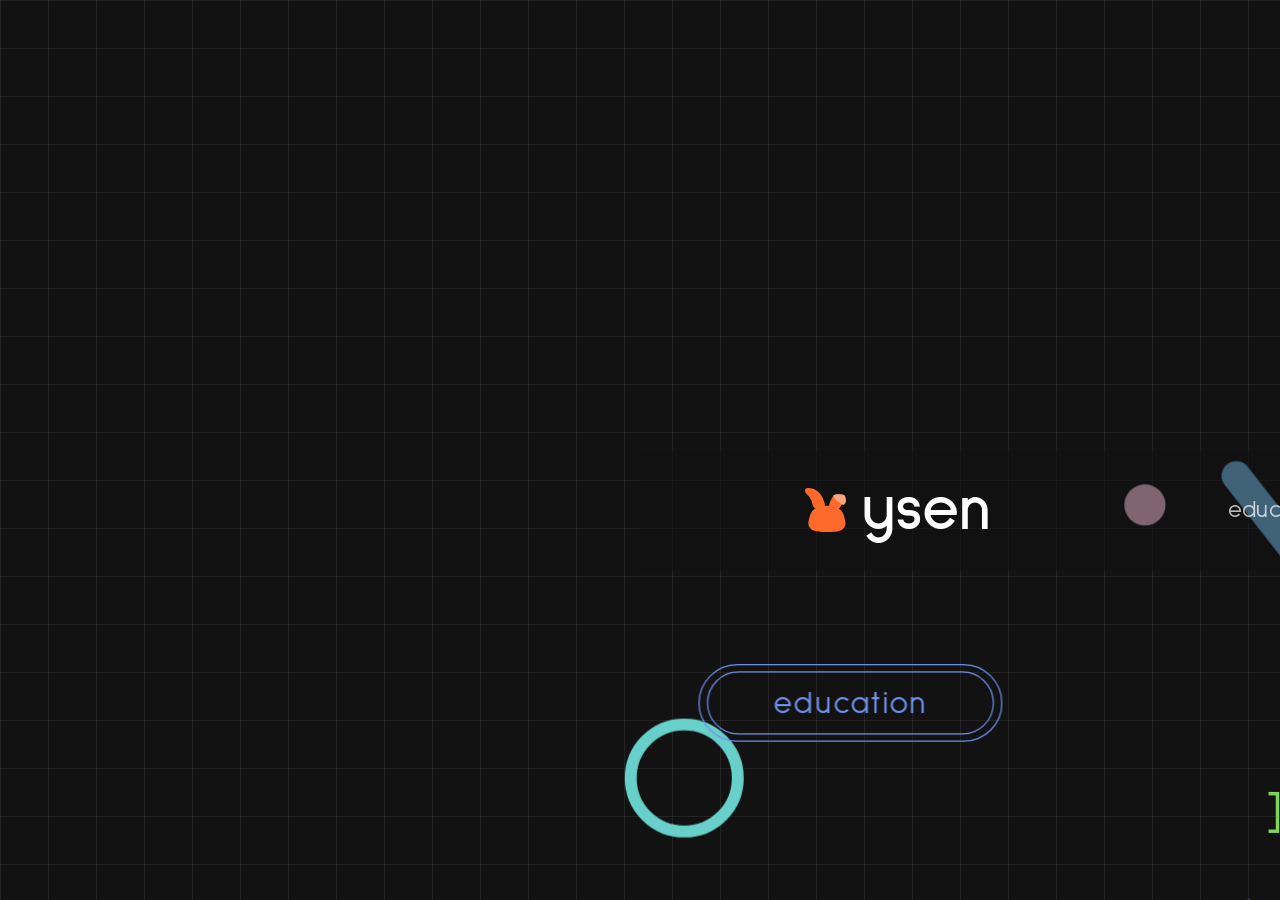
<file: index.html>
<!DOCTYPE html>
<html lang="en">
<head>
    <meta charset="UTF-8">
    <meta name="viewport" content="width=device-width, initial-scale=1.0">
    <link rel="icon" href="assets/logo-mark.svg" type="image/svg+xml">
    <title>ysen</title>
    <link rel="preconnect" href="https://fonts.googleapis.com">
    <link rel="preconnect" href="https://fonts.gstatic.com" crossorigin>
    <link href="https://fonts.googleapis.com/css2?family=Sulphur+Point:wght@400;700&display=swap" rel="stylesheet">
    <link rel="stylesheet" href="styles.css">
</head>
<body class="home-page">
    <div class="viewport">
        <div class="parallax">
            <div class="scene">
                <div class="layer" data-depth="back"></div>
                <div class="layer" data-depth="mid"></div>
                <div class="layer layer--front">
            <p class="welcome">welcome to</p>
            <h1 class="wordmark" id="top" aria-label="ysen">
                <span class="lockup is-scrambling">
                    <span class="letters letters-live" aria-hidden="true">
                        <span class="letter letter-y">y</span>
                        <span class="letter letter-s">s</span>
                        <span class="letter letter-e">e</span>
                        <span class="letter letter-n">n</span>
                    </span>
                </span>
                <div class="type-frame" hidden>
                    <span class="x-line"></span>
                    <span class="type-label type-xlabel">x-height</span>
                    <span class="type-label type-track">tracking <b id="track-readout">0.08em</b></span>
                    <span class="type-size" id="size-readout">210px</span>
                    <i data-corner="nw"></i>
                    <i data-corner="n"></i>
                    <i data-corner="ne"></i>
                    <i data-corner="e"></i>
                    <i data-corner="se"></i>
                    <i data-corner="s"></i>
                    <i data-corner="sw"></i>
                    <i data-corner="w"></i>
                </div>
                <div class="hue-meter" hidden>
                    <span>100%</span>
                    <span>84%</span>
                    <span>68%</span>
                    <span>52%</span>
                    <span>36%</span>
                    <span>20%</span>
                </div>
            </h1>
            <p class="hue-readout" hidden>fill: #7193ed → 20%</p>
                </div>
                <div class="layer" data-depth="near">
                    <a class="capsule capsule-education" href="education.html" data-x="48" data-y="176"><span>education</span></a>
                    <a class="capsule capsule-skills" href="skills.html" data-x="980" data-y="150"><span>skills</span></a>
                    <a class="capsule capsule-about" href="about.html" data-x="64" data-y="748"><span>about</span></a>
                    <a class="capsule capsule-work" href="work.html" data-x="1088" data-y="730"><span>work</span></a>
                </div>
            </div>
        </div>
        <main class="home">
            <header class="nav">
                <a class="brand" href="#top">
                    <img src="assets/logo-mark.svg" alt="" width="41.0669" height="43.329">
                    <span>ysen</span>
                </a>
                <nav class="menu" aria-label="Primary">
                    <div class="links">
                        <a href="education.html">education</a>
                        <a href="skills.html">skills</a>
                        <a href="work.html">work</a>
                        <a href="about.html">about</a>
                    </div>
                    <img class="divider" src="assets/nav-divider.svg" alt="" width="27" height="1">
                    <div class="socials" aria-label="Figma, GitHub, LinkedIn, and resume">
                        <a class="icon-link" href="https://www.figma.com/@gabidesigns" target="_blank" rel="noopener"><img src="assets/nav-figma.svg" alt="Figma"></a>
                        <a class="icon-link" href="https://github.com/Gabiscoding" target="_blank" rel="noopener"><img src="assets/nav-github.svg" alt="GitHub"></a>
                        <a class="icon-link" href="https://www.linkedin.com/in/yssa-gabrielle-magpili/" target="_blank" rel="noopener"><img src="assets/nav-linkedin.svg" alt="LinkedIn"></a>
                        <a class="icon-link" href="assets/Magpili_Resume_new.pdf" download="Magpili_Resume_new.pdf" target="_blank" rel="noopener"><img src="assets/nav-resume.svg" alt="Resume"></a>
                    </div>
                    <img class="divider" src="assets/nav-divider.svg" alt="" width="27" height="1">
                    <a class="email icon-link" href="https://mail.google.com/mail/?view=cm&amp;fs=1&amp;to=yssagabrielle.d.magpili@gmail.com" target="_blank" rel="noopener">
                        <img src="assets/nav-email.svg" alt="Email" width="18.3335" height="16.5">
                    </a>
                </nav>
            </header>
            <div class="toolkit" aria-label="Toolkit">
                <button type="button" class="tool" data-tool="logo" aria-label="Logo"><img src="assets/logo-mark.svg" alt="" width="41.0669" height="43.329"></button>
                <button type="button" class="tool" data-tool="text" aria-label="Text"><img src="assets/icon-text.svg" alt="" width="42.25" height="42.25"></button>
                <button type="button" class="tool" data-tool="color" aria-label="Color"><img src="assets/icon-color.svg" alt="" width="43" height="43"></button>
                <button type="button" class="tool tool-opacity" data-tool="opacity" aria-label="Opacity"><img src="assets/icon-opacity.svg" alt="" width="32.333" height="43.1661"></button>
            </div>
        </main>
        <section class="story" hidden>
            <div class="story-hero">
                <img class="story-bunny" src="assets/logo-mark.svg" alt="">
                <p class="story-word" aria-label="ysen"><span class="y">y</span><span class="s">s</span><span class="e">e</span><span class="n">n</span></p>
                <p class="story-note">I’ve taken an inspiration from figma colors and aesthetic as a developer who mainly works frontend, UI/UX, and is afraid of using just black and white.</p>
            </div>
            <div class="story-type">
                <div class="story-mark">
                    <img src="assets/logo-mark.svg" alt="">
                    <p class="story-word story-word-sm" aria-hidden="true"><span class="y">y</span><span class="s">s</span><span class="e">e</span><span class="n">n</span></p>
                </div>
                <div>
                    <h2>Sulphur Point</h2>
                    <p>Despite adding a little whimsy, I chose to use a Sans Serif font to convey consistency, digital readability, and modern look as my main focus is technology.</p>
                </div>
            </div>
            <h2 class="story-why">Why a bunny?</h2>
            <div class="story-comments">
                <article class="ig" style="--x: 48px; --y: 24px; --tilt: -8deg">
                    <header><svg class="person" viewBox="0 0 32 32" aria-hidden="true"><circle cx="16" cy="16" r="16" fill="#ececec"/><circle cx="16" cy="13" r="5" fill="#8d939c"/><path d="M7 27c1.2-5 4.4-7.5 9-7.5s7.8 2.5 9 7.5" fill="#8d939c"/></svg><strong>yncn_</strong></header>
                    <p>baddie baddie baddie</p>
                    <footer><span>Reply</span><svg viewBox="0 0 16 16" aria-hidden="true"><path d="M8 13.5s-5-3.1-5-6.2A2.8 2.8 0 0 1 8 5.6a2.8 2.8 0 0 1 5 1.7c0 3.1-5 6.2-5 6.2z" fill="none" stroke="currentColor" stroke-width="1.2"/></svg></footer>
                </article>
                <article class="ig" style="--x: 168px; --y: 8px; --tilt: 6deg">
                    <header><svg class="person" viewBox="0 0 32 32" aria-hidden="true"><circle cx="16" cy="16" r="16" fill="#ececec"/><circle cx="16" cy="13" r="5" fill="#8d939c"/><path d="M7 27c1.2-5 4.4-7.5 9-7.5s7.8 2.5 9 7.5" fill="#8d939c"/></svg><strong>redscythe_</strong></header>
                    <p>baddie</p>
                    <footer><span>Reply</span><svg viewBox="0 0 16 16" aria-hidden="true"><path d="M8 13.5s-5-3.1-5-6.2A2.8 2.8 0 0 1 8 5.6a2.8 2.8 0 0 1 5 1.7c0 3.1-5 6.2-5 6.2z" fill="none" stroke="currentColor" stroke-width="1.2"/></svg></footer>
                </article>
                <article class="ig" style="--x: 24px; --y: 196px; --tilt: -4deg">
                    <header><svg class="person" viewBox="0 0 32 32" aria-hidden="true"><circle cx="16" cy="16" r="16" fill="#ececec"/><circle cx="16" cy="13" r="5" fill="#8d939c"/><path d="M7 27c1.2-5 4.4-7.5 9-7.5s7.8 2.5 9 7.5" fill="#8d939c"/></svg><strong>a.margarettsee</strong></header>
                    <p>Stronk, kind, listener</p>
                    <footer><span>Reply</span><svg viewBox="0 0 16 16" aria-hidden="true"><path d="M8 13.5s-5-3.1-5-6.2A2.8 2.8 0 0 1 8 5.6a2.8 2.8 0 0 1 5 1.7c0 3.1-5 6.2-5 6.2z" fill="none" stroke="currentColor" stroke-width="1.2"/></svg></footer>
                </article>
                <article class="ig" style="--x: 360px; --y: 148px; --tilt: 2deg">
                    <header><svg class="person" viewBox="0 0 32 32" aria-hidden="true"><circle cx="16" cy="16" r="16" fill="#ececec"/><circle cx="16" cy="13" r="5" fill="#8d939c"/><path d="M7 27c1.2-5 4.4-7.5 9-7.5s7.8 2.5 9 7.5" fill="#8d939c"/></svg><strong>redscythe_</strong></header>
                    <p>Super villain</p>
                    <footer><span>Reply</span><svg viewBox="0 0 16 16" aria-hidden="true"><path d="M8 13.5s-5-3.1-5-6.2A2.8 2.8 0 0 1 8 5.6a2.8 2.8 0 0 1 5 1.7c0 3.1-5 6.2-5 6.2z" fill="none" stroke="currentColor" stroke-width="1.2"/></svg></footer>
                </article>
                <article class="ig" style="--x: 640px; --y: 120px; --tilt: 7deg">
                    <header><svg class="person" viewBox="0 0 32 32" aria-hidden="true"><circle cx="16" cy="16" r="16" fill="#ececec"/><circle cx="16" cy="13" r="5" fill="#8d939c"/><path d="M7 27c1.2-5 4.4-7.5 9-7.5s7.8 2.5 9 7.5" fill="#8d939c"/></svg><strong>kianavizcaya</strong></header>
                    <p>hardworking i also gets everything she set her mind to i passionate</p>
                    <footer><span>Reply</span><svg viewBox="0 0 16 16" aria-hidden="true"><path d="M8 13.5s-5-3.1-5-6.2A2.8 2.8 0 0 1 8 5.6a2.8 2.8 0 0 1 5 1.7c0 3.1-5 6.2-5 6.2z" fill="none" stroke="currentColor" stroke-width="1.2"/></svg></footer>
                </article>
                <img class="story-float" src="assets/logo-mark.svg" alt="">
            </div>
            <div class="story-copy">
                <p>A bunny is used in a lot of myths and symbolism in different cultures.</p>
                <p>In Chinese culture: One of the 12 zodiac signs, is believed to bring longevity but also believed to symbolize having traits such as softness and merciful.</p>
                <p>In Japanese culture: Known to appear in the tale of Moon Rabbit where it symbolizes intuition.</p>
                <p>In native american culture: A rabbit is known for being a joker, somewhat Malicious but for that same reason— witty.</p>
                <p>Personal bias: I love bunnies! ~~ but additionally because I believe that they symbolize softness with a sturdy attitude. Behaviorally, bunnies are known to have an attitude. They are social creatures that are naturally curious yet cautious within their environment.</p>
            </div>
        </section>
    </div>
    <script src="script.js"></script>
</body>
</html>
</file>
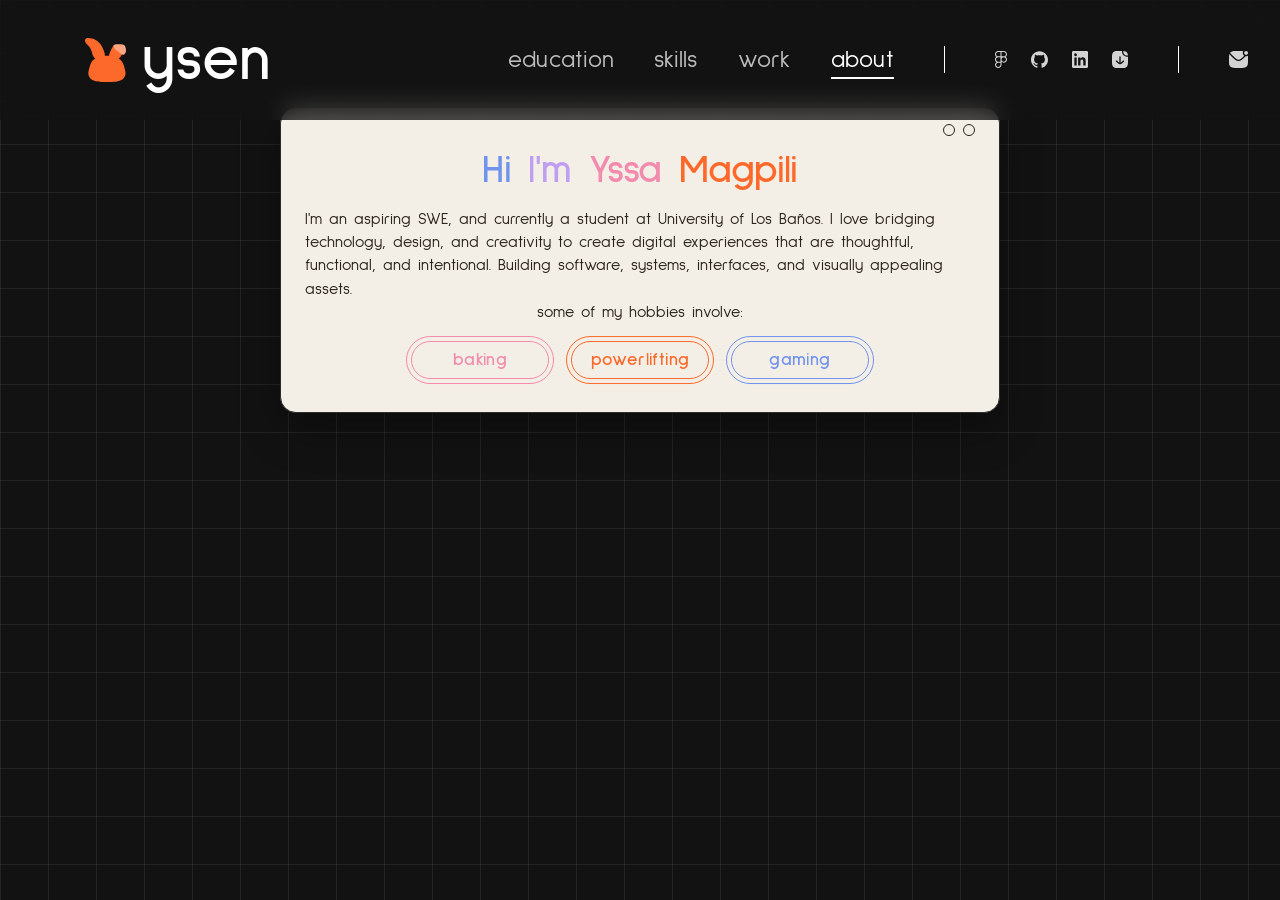
<file: about.html>
<!DOCTYPE html>
<html lang="en">
<head>
    <meta charset="UTF-8">
    <meta name="viewport" content="width=device-width, initial-scale=1.0">
    <link rel="icon" href="assets/logo-mark.svg" type="image/svg+xml">
    <title>about — ysen</title>
    <link rel="preconnect" href="https://fonts.googleapis.com">
    <link rel="preconnect" href="https://fonts.gstatic.com" crossorigin>
    <link href="https://fonts.googleapis.com/css2?family=Sulphur+Point:wght@400;700&display=swap" rel="stylesheet">
    <link rel="stylesheet" href="styles.css">
</head>
<body class="sheet">
    <div class="viewport">
        <main class="home">
            <div class="nav-frame">
            <header class="nav">
                <a class="brand" href="index.html">
                    <img src="assets/logo-mark.svg" alt="" width="41.0669" height="43.329">
                    <span>ysen</span>
                </a>
                <nav class="menu" aria-label="Primary">
                    <div class="links">
                        <a href="education.html">education</a>
                        <a href="skills.html">skills</a>
                        <a href="work.html">work</a>
                        <a class="is-current" href="about.html">about</a>
                    </div>
                    <img class="divider" src="assets/nav-divider.svg" alt="" width="27" height="1">
                    <div class="socials" aria-label="Figma, GitHub, LinkedIn, and resume">
                        <a class="icon-link" href="https://www.figma.com/@gabidesigns" target="_blank" rel="noopener"><img src="assets/nav-figma.svg" alt="Figma"></a>
                        <a class="icon-link" href="https://github.com/Gabiscoding" target="_blank" rel="noopener"><img src="assets/nav-github.svg" alt="GitHub"></a>
                        <a class="icon-link" href="https://www.linkedin.com/in/yssa-gabrielle-magpili/" target="_blank" rel="noopener"><img src="assets/nav-linkedin.svg" alt="LinkedIn"></a>
                        <a class="icon-link" href="assets/Magpili_Resume_new.pdf" download="Magpili_Resume_new.pdf" target="_blank" rel="noopener"><img src="assets/nav-resume.svg" alt="Resume"></a>
                    </div>
                    <img class="divider" src="assets/nav-divider.svg" alt="" width="27" height="1">
                    <a class="email icon-link" href="https://mail.google.com/mail/?view=cm&amp;fs=1&amp;to=yssagabrielle.d.magpili@gmail.com" target="_blank" rel="noopener">
                        <img src="assets/nav-email.svg" alt="Email" width="18.3335" height="16.5">
                    </a>
                </nav>
            </header>
            </div>
            <section class="about-field" aria-label="About">
                <article class="about-window">
                    <div class="about-chrome" aria-hidden="true">
                        <span></span>
                        <span></span>
                    </div>
                    <h1><span class="y">Hi</span> <span class="s">I'm</span> <span class="e">Yssa</span> <span class="n">Magpili</span></h1>
                    <p>I'm an aspiring SWE, and currently a student at University of Los Baños. I love bridging technology, design, and creativity to create digital experiences that are thoughtful, functional, and intentional. Building software, systems, interfaces, and visually appealing assets.</p>
                    <p class="about-hobbies">some of my hobbies involve:</p>
                    <div class="hobby-row">
                        <p class="hobby hobby-pink"><span>baking</span></p>
                        <p class="hobby hobby-orange"><span>powerlifting</span></p>
                        <p class="hobby hobby-blue"><span>gaming</span></p>
                    </div>
                </article>
            </section>
        </main>
    </div>
    <script src="about.js"></script>
</body>
</html>
</file>
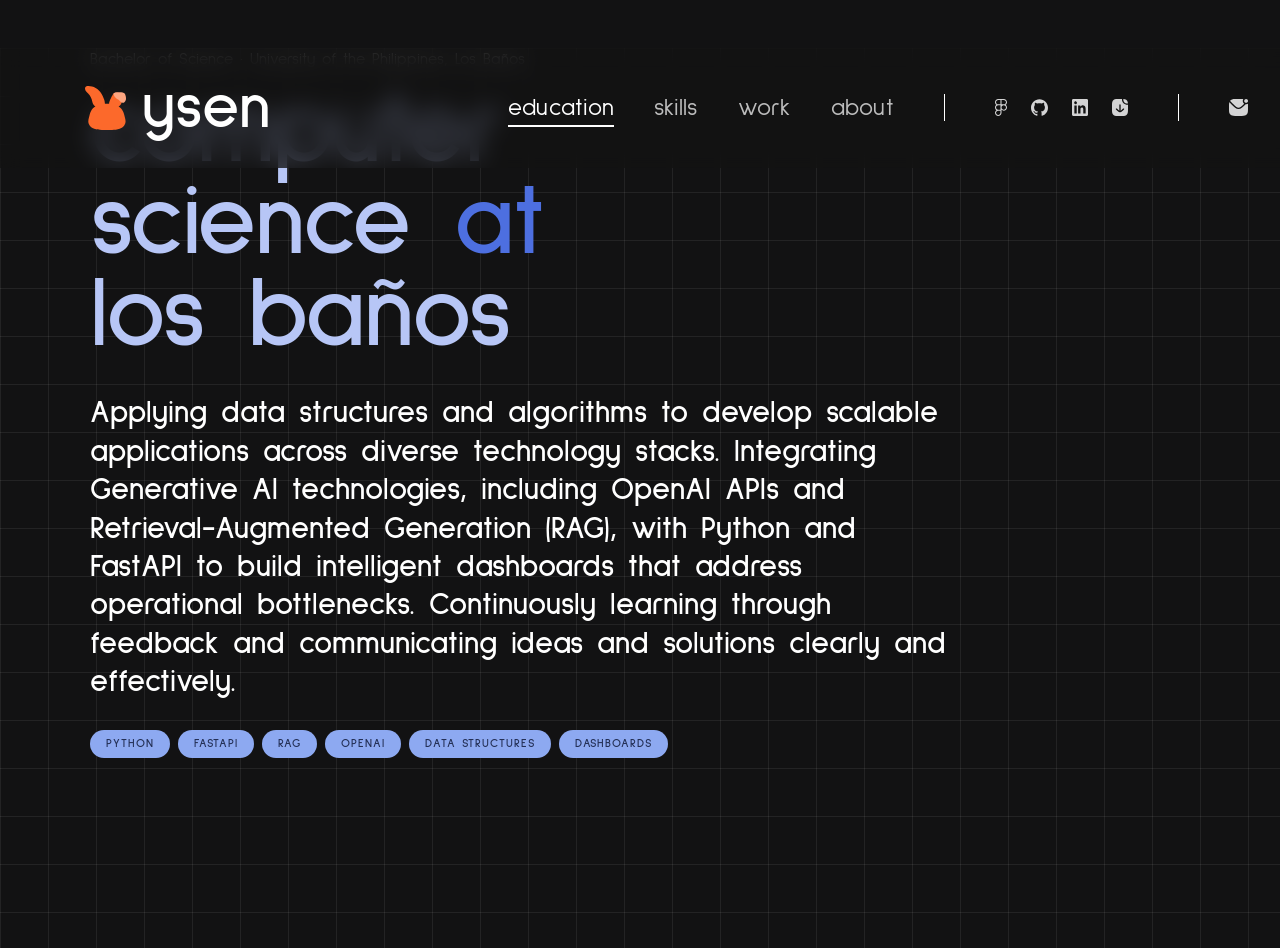
<file: education.html>
<!DOCTYPE html>
<html lang="en">
<head>
    <meta charset="UTF-8">
    <meta name="viewport" content="width=device-width, initial-scale=1.0">
    <link rel="icon" href="assets/logo-mark.svg" type="image/svg+xml">
    <title>education — ysen</title>
    <link rel="preconnect" href="https://fonts.googleapis.com">
    <link rel="preconnect" href="https://fonts.gstatic.com" crossorigin>
    <link href="https://fonts.googleapis.com/css2?family=Sulphur+Point:wght@400;700&display=swap" rel="stylesheet">
    <link rel="stylesheet" href="styles.css">
</head>
<body class="sheet">
    <div class="viewport">
        <main class="home">
            <div class="nav-frame">
            <header class="nav">
                <a class="brand" href="index.html">
                    <img src="assets/logo-mark.svg" alt="" width="41.0669" height="43.329">
                    <span>ysen</span>
                </a>
                <nav class="menu" aria-label="Primary">
                    <div class="links">
                        <a class="is-current" href="education.html">education</a>
                        <a href="skills.html">skills</a>
                        <a href="work.html">work</a>
                        <a href="about.html">about</a>
                    </div>
                    <img class="divider" src="assets/nav-divider.svg" alt="" width="27" height="1">
                    <div class="socials" aria-label="Figma, GitHub, LinkedIn, and resume">
                        <a class="icon-link" href="https://www.figma.com/@gabidesigns" target="_blank" rel="noopener"><img src="assets/nav-figma.svg" alt="Figma"></a>
                        <a class="icon-link" href="https://github.com/Gabiscoding" target="_blank" rel="noopener"><img src="assets/nav-github.svg" alt="GitHub"></a>
                        <a class="icon-link" href="https://www.linkedin.com/in/yssa-gabrielle-magpili/" target="_blank" rel="noopener"><img src="assets/nav-linkedin.svg" alt="LinkedIn"></a>
                        <a class="icon-link" href="assets/Magpili_Resume_new.pdf" download="Magpili_Resume_new.pdf" target="_blank" rel="noopener"><img src="assets/nav-resume.svg" alt="Resume"></a>
                    </div>
                    <img class="divider" src="assets/nav-divider.svg" alt="" width="27" height="1">
                    <a class="email icon-link" href="https://mail.google.com/mail/?view=cm&amp;fs=1&amp;to=yssagabrielle.d.magpili@gmail.com" target="_blank" rel="noopener">
                        <img src="assets/nav-email.svg" alt="Email" width="18.3335" height="16.5">
                    </a>
                </nav>
            </header>
            </div>
            <section class="study">
                <p class="study-kicker">Bachelor of Science · University of the Philippines, Los Baños</p>
                <h1 class="study-title">computer<br>science <em>at</em><br>los baños</h1>
                <p class="study-lead">Applying data structures and algorithms to develop scalable applications across diverse technology stacks. Integrating Generative AI technologies, including OpenAI APIs and Retrieval-Augmented Generation (RAG), with Python and FastAPI to build intelligent dashboards that address operational bottlenecks. Continuously learning through feedback and communicating ideas and solutions clearly and effectively.</p>
                <ul class="study-tags">
                    <li>Python</li>
                    <li>FastAPI</li>
                    <li>RAG</li>
                    <li>OpenAI</li>
                    <li>Data structures</li>
                    <li>Dashboards</li>
                </ul>
            </section>
        </main>
    </div>
</body>
</html>
</file>
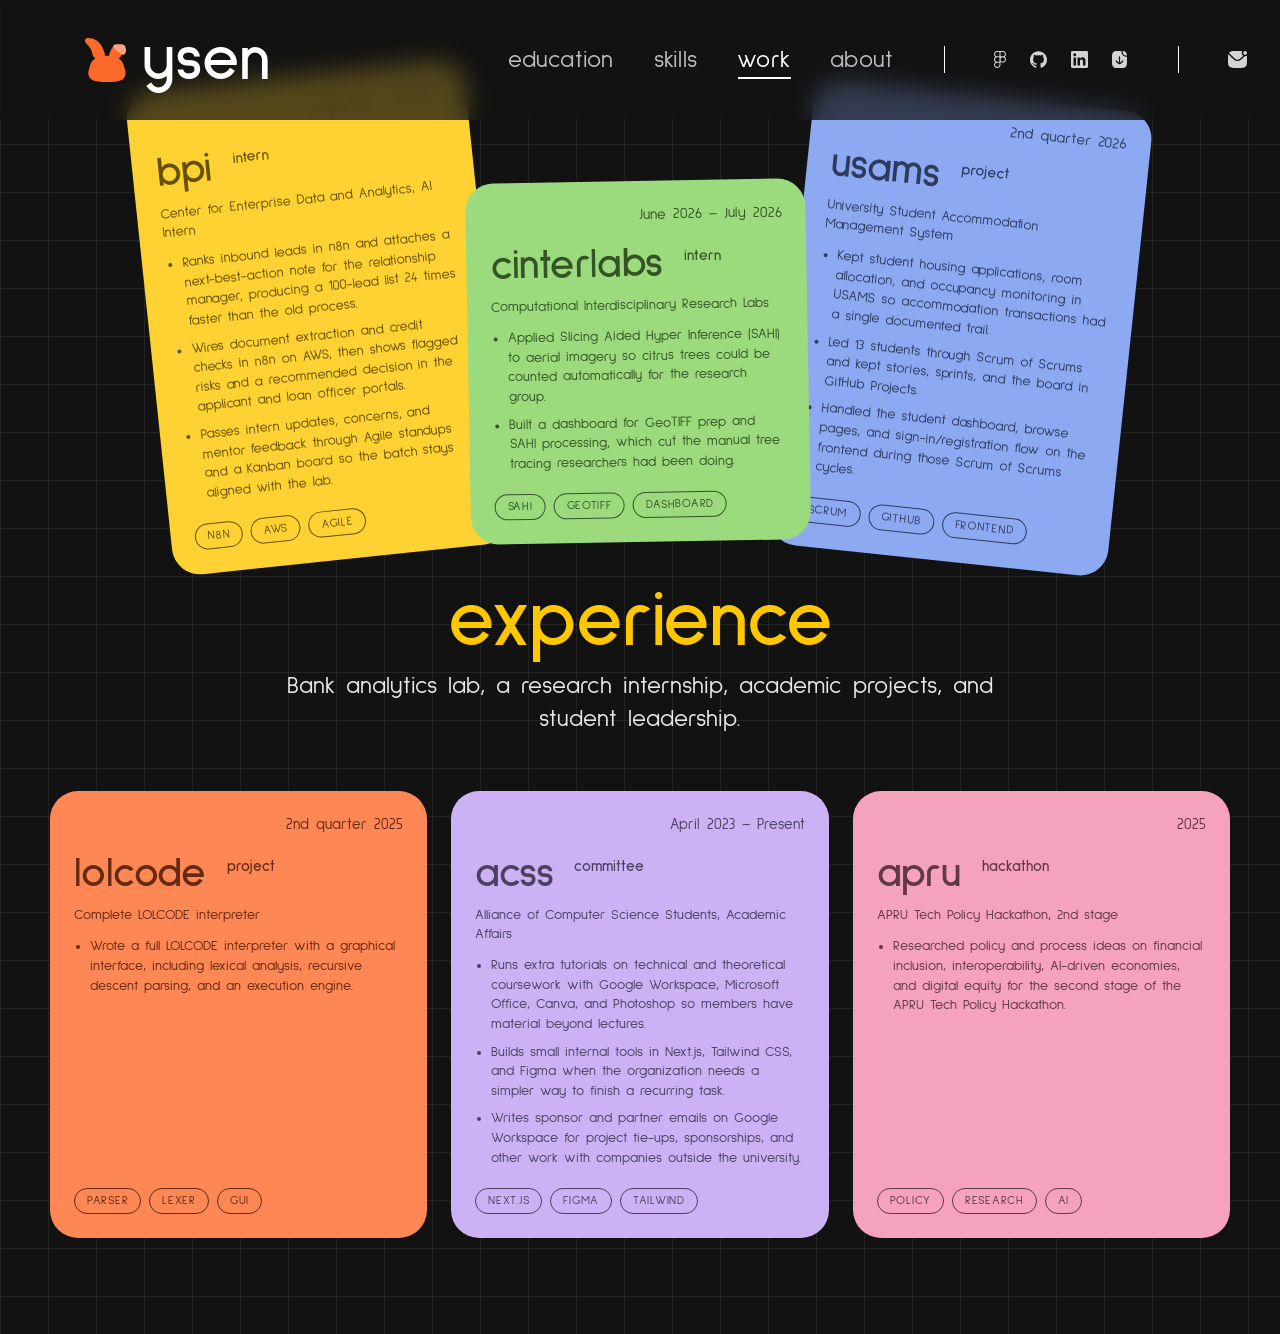
<file: work.html>
<!DOCTYPE html>
<html lang="en">
<head>
    <meta charset="UTF-8">
    <meta name="viewport" content="width=device-width, initial-scale=1.0">
    <link rel="icon" href="assets/logo-mark.svg" type="image/svg+xml">
    <title>work — ysen</title>
    <link rel="preconnect" href="https://fonts.googleapis.com">
    <link rel="preconnect" href="https://fonts.gstatic.com" crossorigin>
    <link href="https://fonts.googleapis.com/css2?family=Sulphur+Point:wght@400;700&display=swap" rel="stylesheet">
    <link rel="stylesheet" href="styles.css">
</head>
<body class="sheet">
    <div class="viewport">
        <main class="home">
            <div class="nav-frame">
            <header class="nav">
                <a class="brand" href="index.html">
                    <img src="assets/logo-mark.svg" alt="" width="41.0669" height="43.329">
                    <span>ysen</span>
                </a>
                <nav class="menu" aria-label="Primary">
                    <div class="links">
                        <a href="education.html">education</a>
                        <a href="skills.html">skills</a>
                        <a class="is-current" href="work.html">work</a>
                        <a href="about.html">about</a>
                    </div>
                    <img class="divider" src="assets/nav-divider.svg" alt="" width="27" height="1">
                    <div class="socials" aria-label="Figma, GitHub, LinkedIn, and resume">
                        <a class="icon-link" href="https://www.figma.com/@gabidesigns" target="_blank" rel="noopener"><img src="assets/nav-figma.svg" alt="Figma"></a>
                        <a class="icon-link" href="https://github.com/Gabiscoding" target="_blank" rel="noopener"><img src="assets/nav-github.svg" alt="GitHub"></a>
                        <a class="icon-link" href="https://www.linkedin.com/in/yssa-gabrielle-magpili/" target="_blank" rel="noopener"><img src="assets/nav-linkedin.svg" alt="LinkedIn"></a>
                        <a class="icon-link" href="assets/Magpili_Resume_new.pdf" download="Magpili_Resume_new.pdf" target="_blank" rel="noopener"><img src="assets/nav-resume.svg" alt="Resume"></a>
                    </div>
                    <img class="divider" src="assets/nav-divider.svg" alt="" width="27" height="1">
                    <a class="email icon-link" href="https://mail.google.com/mail/?view=cm&amp;fs=1&amp;to=yssagabrielle.d.magpili@gmail.com" target="_blank" rel="noopener">
                        <img src="assets/nav-email.svg" alt="Email" width="18.3335" height="16.5">
                    </a>
                </nav>
            </header>
            </div>
            <section class="fan" aria-label="Work experience">
                <article class="card card-yellow" style="--rest: -6deg; --sink: 18px; --z: 1">
                    <p class="card-status">July 2026 – Present</p>
                    <h2>bpi <sup>intern</sup></h2>
                    <p class="card-org">Center for Enterprise Data and Analytics, AI Intern</p>
                    <ul class="card-points">
                        <li>Ranks inbound leads in n8n and attaches a next-best-action note for the relationship manager, producing a 100-lead list 24 times faster than the old process.</li>
                        <li>Wires document extraction and credit checks in n8n on AWS, then shows flagged risks and a recommended decision in the applicant and loan officer portals.</li>
                        <li>Passes intern updates, concerns, and mentor feedback through Agile standups and a Kanban board so the batch stays aligned with the lab.</li>
                    </ul>
                    <ul class="tags">
                        <li>n8n</li>
                        <li>aws</li>
                        <li>agile</li>
                    </ul>
                </article>
                <article class="card card-green" style="--rest: -1deg; --z: 3">
                    <p class="card-status">June 2026 – July 2026</p>
                    <h2>cinterlabs <sup>intern</sup></h2>
                    <p class="card-org">Computational Interdisciplinary Research Labs</p>
                    <ul class="card-points">
                        <li>Applied Slicing Aided Hyper Inference (SAHI) to aerial imagery so citrus trees could be counted automatically for the research group.</li>
                        <li>Built a dashboard for GeoTIFF prep and SAHI processing, which cut the manual tree tracing researchers had been doing.</li>
                    </ul>
                    <ul class="tags">
                        <li>sahi</li>
                        <li>geotiff</li>
                        <li>dashboard</li>
                    </ul>
                </article>
                <article class="card card-blue" style="--rest: 6deg; --sink: 18px; --z: 1">
                    <p class="card-status">2nd quarter 2026</p>
                    <h2>usams <sup>project</sup></h2>
                    <p class="card-org">University Student Accommodation Management System</p>
                    <ul class="card-points">
                        <li>Kept student housing applications, room allocation, and occupancy monitoring in USAMS so accommodation transactions had a single documented trail.</li>
                        <li>Led 13 students through Scrum of Scrums and kept stories, sprints, and the board in GitHub Projects.</li>
                        <li>Handled the student dashboard, browse pages, and sign-in/registration flow on the frontend during those Scrum of Scrums cycles.</li>
                    </ul>
                    <ul class="tags">
                        <li>scrum</li>
                        <li>github</li>
                        <li>frontend</li>
                    </ul>
                </article>
            </section>
            <h1 class="page-title page-work">experience</h1>
            <p class="page-copy">Bank analytics lab, a research internship, academic projects, and student leadership.</p>
            <section class="card-grid" aria-label="Projects and activities">
                <article class="card card-orange">
                    <p class="card-status">2nd quarter 2025</p>
                    <h2>lolcode <sup>project</sup></h2>
                    <p class="card-org">Complete LOLCODE interpreter</p>
                    <ul class="card-points">
                        <li>Wrote a full LOLCODE interpreter with a graphical interface, including lexical analysis, recursive descent parsing, and an execution engine.</li>
                    </ul>
                    <ul class="tags">
                        <li>parser</li>
                        <li>lexer</li>
                        <li>gui</li>
                    </ul>
                </article>
                <article class="card card-violet">
                    <p class="card-status">April 2023 – Present</p>
                    <h2>acss <sup>committee</sup></h2>
                    <p class="card-org">Alliance of Computer Science Students, Academic Affairs</p>
                    <ul class="card-points">
                        <li>Runs extra tutorials on technical and theoretical coursework with Google Workspace, Microsoft Office, Canva, and Photoshop so members have material beyond lectures.</li>
                        <li>Builds small internal tools in Next.js, Tailwind CSS, and Figma when the organization needs a simpler way to finish a recurring task.</li>
                        <li>Writes sponsor and partner emails on Google Workspace for project tie-ups, sponsorships, and other work with companies outside the university.</li>
                    </ul>
                    <ul class="tags">
                        <li>next.js</li>
                        <li>figma</li>
                        <li>tailwind</li>
                    </ul>
                </article>
                <article class="card card-pink">
                    <p class="card-status">2025</p>
                    <h2>apru <sup>hackathon</sup></h2>
                    <p class="card-org">APRU Tech Policy Hackathon, 2nd stage</p>
                    <ul class="card-points">
                        <li>Researched policy and process ideas on financial inclusion, interoperability, AI-driven economies, and digital equity for the second stage of the APRU Tech Policy Hackathon.</li>
                    </ul>
                    <ul class="tags">
                        <li>policy</li>
                        <li>research</li>
                        <li>ai</li>
                    </ul>
                </article>
            </section>
        </main>
    </div>
</body>
</html>
</file>
<file: styles.css>
* {
    box-sizing: border-box;
}

html,
body {
    margin: 0;
    height: 100%;
    overflow: hidden;
    background: #121213;
    color: #ffffff;
    font-family: "Sulphur Point", sans-serif;
}


a {
    color: inherit;
    text-decoration: none;
}

@property --wipe {
    syntax: "<percentage>";
    inherits: false;
    initial-value: 0%;
}

body::after {
    content: "";
    position: fixed;
    inset: 0;
    z-index: 40;
    pointer-events: none;
    background: linear-gradient(100deg, #7193ed 0%, #bf9ff1 34%, #f28bad 66%, #fc692b 100%);
    --wipe: 0%;
    -webkit-mask-image: radial-gradient(circle at 50% 50%, transparent var(--wipe), #000 calc(var(--wipe) + 18%));
    mask-image: radial-gradient(circle at 50% 50%, transparent var(--wipe), #000 calc(var(--wipe) + 18%));
    animation: colorwipe 1.05s cubic-bezier(0.65, 0, 0.2, 1) forwards;
}

body.home-page::after {
    animation: none;
    opacity: 0;
}

body.home-page.is-wiping::after {
    opacity: 1;
    animation: colorwipe 1.05s cubic-bezier(0.65, 0, 0.2, 1) forwards;
}

body.wipe-off::after {
    animation: none;
    --wipe: 0%;
}

@keyframes colorwipe {
    from {
        --wipe: 0%;
    }
    to {
        --wipe: 160%;
    }
}

.viewport {
    position: relative;
    width: 100vw;
    height: 100vh;
    height: 100dvh;
    overflow: hidden;
}

body.home-page .viewport {
    position: fixed;
    inset: 0;
    overflow: visible;
    background-color: #121213;
    background-image:
        linear-gradient(to right, rgba(255, 255, 255, 0.07) 1px, transparent 1px),
        linear-gradient(to bottom, rgba(255, 255, 255, 0.07) 1px, transparent 1px);
    background-size: 48px 48px;
}

.parallax {
    position: fixed;
    inset: 0;
    z-index: 1;
    perspective: 900px;
    perspective-origin: center;
    overflow: hidden;
    pointer-events: none;
}

body.home-page .home {
    z-index: 4;
    background: none;
    pointer-events: none;
}

body.home-page .nav,
body.home-page .toolkit {
    pointer-events: auto;
}

body.is-logo .parallax {
    display: none;
}

.home {
    position: absolute;
    left: 50%;
    top: 50%;
    width: 1440px;
    height: 1024px;
    background-color: #121213;
    background-image:
        linear-gradient(to right, rgba(255, 255, 255, 0.07) 1px, transparent 1px),
        linear-gradient(to bottom, rgba(255, 255, 255, 0.07) 1px, transparent 1px);
    background-size: 48px 48px;
    transform: translate(-50%, -50%) scale(min(100vw / 1440px, 100dvh / 1024px));
    transform-origin: center center;
}

.scene {
    position: absolute;
    left: 50%;
    top: 50%;
    width: 1440px;
    height: 1024px;
    overflow: visible;
    container-type: inline-size;
    transform: translate(-50%, -50%) scale(min(100vw / 1440px, 100dvh / 1024px));
    transform-origin: center center;
    transform-style: preserve-3d;
    pointer-events: none;
}

.layer {
    position: absolute;
    inset: 0;
    transform-style: preserve-3d;
    pointer-events: none;
}

.layer[data-depth="back"] {
    transform: translateZ(-280px);
}

.layer[data-depth="mid"] {
    transform: translateZ(-80px);
}

.layer--front {
    transform: translateZ(48px);
}

.layer[data-depth="near"] {
    transform: translateZ(160px);
    z-index: 5;
}

.shape {
    position: absolute;
    display: block;
    translate: -50% -50%;
    pointer-events: none;
}

.shape svg {
    display: block;
    width: 100%;
    height: 100%;
}

.capsule,
.lockup,
.type-frame,
.hue-readout {
    pointer-events: auto;
}

.nav {
    position: absolute;
    top: 0;
    left: 0;
    width: 1440px;
    height: 120px;
    background: rgba(18, 18, 19, 0.53);
}

.brand {
    position: absolute;
    left: 157px;
    top: 12px;
    display: flex;
    align-items: center;
    gap: 16px;
    height: 96px;
    padding: 8px;
}

.brand span {
    font-size: 64px;
    font-weight: 700;
    line-height: 1;
    color: #ffffff;
}

.brand:hover span {
    color: transparent;
    background-image: linear-gradient(
        90deg,
        #7193ed 0%, #e3e9fb 10%,
        #bf9ff1 10%, #f2ecfc 20%,
        #f28bad 20%, #fce8ef 30%,
        #fc692b 30%, #fee1d5 40%,
        #ffc700 40%, #fff4cc 50%,
        #82d25d 50%, #e6f6df 60%,
        #15ad70 60%, #d0efe2 70%,
        #4a9fd0 70%, #dbecf6 80%,
        #e14f30 80%, #f9dcd6 90%,
        #7193ed 90%, #e3e9fb 100%
    );
    background-size: 1000% 100%;
    background-repeat: no-repeat;
    -webkit-background-clip: text;
    background-clip: text;
    -webkit-text-fill-color: transparent;
    animation: brand-hue 3.6s linear infinite;
}

@keyframes brand-hue {
    from { background-position: 0% 0; }
    to { background-position: 100% 0; }
}

.menu {
    position: absolute;
    left: 580px;
    top: 38px;
    display: flex;
    align-items: center;
    gap: 37px;
    width: 700px;
    height: 43px;
    padding: 8px;
}

.links {
    display: flex;
    align-items: center;
    gap: 40px;
    font-size: 24px;
    font-weight: 400;
    letter-spacing: 0.24px;
    line-height: 1;
}

.divider {
    display: block;
    width: 27px;
    height: 1px;
    transform: rotate(90deg);
}

.social,
.email img {
    display: block;
}

.socials {
    display: flex;
    align-items: center;
    gap: 24px;
}

.socials img,
.email img {
    height: 17px;
    width: auto;
}

.icon-link {
    display: flex;
    opacity: 0.82;
    transition: transform 0.28s cubic-bezier(0.22, 1, 0.36, 1), opacity 0.28s ease;
}

.icon-link:hover {
    opacity: 1;
    transform: translateY(-3px) scale(1.16);
}

.brand {
    transition: transform 0.28s cubic-bezier(0.22, 1, 0.36, 1);
}

.brand:hover {
    transform: translateY(-2px);
}

.links a {
    position: relative;
    opacity: 0.72;
    transition: opacity 0.22s ease;
}

.links a:hover,
.links a.is-current {
    opacity: 1;
}

.links a::after {
    content: "";
    position: absolute;
    left: 0;
    right: 0;
    bottom: -7px;
    height: 1.5px;
    background: currentColor;
    transform: scaleX(0);
    transform-origin: left center;
    transition: transform 0.28s cubic-bezier(0.22, 1, 0.36, 1);
}

.links a:hover::after,
.links a.is-current::after {
    transform: scaleX(1);
}

.scene:has(.lockup.is-color) .welcome {
    visibility: hidden;
}

.welcome .scramble-space {
    display: inline-block;
    width: 0.35em;
}

.welcome {
    position: absolute;
    top: 318px;
    left: 0;
    z-index: 2;
    width: 1440px;
    margin: 0;
    font-size: 48px;
    font-weight: 400;
    letter-spacing: 0.48px;
    line-height: 1;
    text-align: center;
    pointer-events: none;
}

.wordmark {
    position: absolute;
    top: 276px;
    left: 288px;
    z-index: 1;
    width: 864px;
    height: 416px;
    margin: 0;
    overflow: visible;
}

.lockup {
    --track: 16px;
    --font-size: 210px;
    --mx: -240px;
    --my: -240px;
    --reveal-radius: 120px;
    position: relative;
    display: block;
    width: 100%;
    height: 100%;
}

.lockup.is-scrambling .letters-live {
    opacity: 1;
}

.letters,
.letters-ghost {
    position: absolute;
    inset: 0;
    display: flex;
    align-items: center;
    justify-content: center;
    gap: var(--track);
    box-sizing: border-box;
    width: 100%;
    height: 100%;
    padding: 36px 20px 24px;
    overflow: visible;
    color: transparent;
    font-family: "Sulphur Point", sans-serif;
    font-size: var(--font-size);
    font-weight: 700;
    line-height: 1.25;
    pointer-events: none;
}

.letter {
    --hop: -28px;
    display: block;
    padding-bottom: 0.08em;
    line-height: 1.25;
    color: var(--ink);
}

.letter-y { --ink: #7193ed; --hop: -38px; }
.letter-s { --ink: #bf9ff1; --hop: -22px; }
.letter-e { --ink: #f28bad; --hop: -42px; }
.letter-n { --ink: #fc692b; --hop: -26px; }

.letters-live {
    z-index: 1;
    opacity: 1;
}

.letters-ghost {
    z-index: 0;
    opacity: 0;
    filter: blur(16px);
}

.lockup.is-tool .wordmark-hover {
    opacity: 0;
}

.lockup.is-opacity {
    cursor: crosshair;
}

.lockup.is-opacity .letters-live {
    -webkit-mask-image: radial-gradient(circle var(--reveal-radius) at var(--mx) var(--my), transparent 0 18%, #000 72%);
    mask-image: radial-gradient(circle var(--reveal-radius) at var(--mx) var(--my), transparent 0 18%, #000 72%);
}

.lockup.is-opacity .letters-ghost {
    opacity: 0.42;
    -webkit-mask-image: radial-gradient(circle var(--reveal-radius) at var(--mx) var(--my), #000 0 28%, transparent 72%);
    mask-image: radial-gradient(circle var(--reveal-radius) at var(--mx) var(--my), #000 0 28%, transparent 72%);
}

.lockup.is-color .letters-live,
.lockup.is-color .letters-live .letter {
    pointer-events: auto;
}

.lockup.is-color .letters-live .letter {
    color: transparent;
    background-image: linear-gradient(90deg, var(--c0) 0%, var(--c1) 18%, var(--c2) 36%, var(--c3) 55%, var(--c4) 75%, var(--c5) 100%);
    background-size: var(--word, 100%) 100%;
    background-repeat: no-repeat;
    -webkit-background-clip: text;
    background-clip: text;
    -webkit-text-fill-color: transparent;
    transform-origin: center bottom;
}

.lockup.is-color .letters-live .letter:hover {
    animation: letter-bounce 0.7s cubic-bezier(0.34, 1.45, 0.64, 1);
}

@keyframes letter-bounce {
    0%, 58%, 100% { transform: translateY(0); }
    16% { transform: translateY(var(--hop)); }
    30% { transform: translateY(7px); }
    42% { transform: translateY(calc(var(--hop) * 0.28)); }
}

.hue-meter[hidden],
.type-frame[hidden],
.hue-readout[hidden] {
    display: none;
}

.hue-meter {
    position: absolute;
    top: 0;
    left: 0;
    z-index: 3;
    display: flex;
    justify-content: space-between;
    width: 100%;
    margin: 0;
    color: #d5d5d5;
    font-size: 14px;
    line-height: 1;
    pointer-events: none;
}

.hue-meter::before {
    content: "";
    position: absolute;
    left: 10px;
    right: 10px;
    top: 3px;
    height: 1px;
    background: rgba(255, 255, 255, 0.55);
}

.hue-meter span {
    position: relative;
    display: flex;
    flex-direction: column;
    align-items: center;
    gap: 6px;
}

.hue-meter span::before {
    content: "";
    width: 8px;
    height: 8px;
    border-radius: 50%;
    background: var(--dot, #7dcea0);
}

.type-frame {
    position: absolute;
    z-index: 4;
    border: 1.5px solid #6aa7ff;
    cursor: ew-resize;
}

.type-frame i {
    position: absolute;
    display: block;
    width: 9px;
    height: 9px;
    background: #6aa7ff;
    border: 1px solid #e7f0ff;
}

.type-frame i[data-corner="nw"] { left: -5px; top: -5px; cursor: nwse-resize; }
.type-frame i[data-corner="ne"] { right: -5px; top: -5px; cursor: nesw-resize; }
.type-frame i[data-corner="sw"] { left: -5px; bottom: -5px; cursor: nesw-resize; }
.type-frame i[data-corner="se"] { right: -5px; bottom: -5px; cursor: nwse-resize; }
.type-frame i[data-corner="n"] { left: 50%; top: -5px; margin-left: -5px; cursor: ns-resize; }
.type-frame i[data-corner="s"] { left: 50%; bottom: -5px; margin-left: -5px; cursor: ns-resize; }
.type-frame i[data-corner="w"] { left: -5px; top: 50%; margin-top: -5px; cursor: ew-resize; }
.type-frame i[data-corner="e"] { right: -5px; top: 50%; margin-top: -5px; cursor: ew-resize; }

.x-line {
    position: absolute;
    left: 0;
    right: 0;
    top: var(--x, 0px);
    height: 1px;
    background: rgba(106, 167, 255, 0.85);
    pointer-events: none;
}

.type-label,
.type-size {
    position: absolute;
    font-family: "Sulphur Point", sans-serif;
    letter-spacing: 0.08em;
    text-transform: uppercase;
    pointer-events: none;
    white-space: nowrap;
}

.type-xlabel {
    right: calc(100% + 12px);
    top: var(--x, 0px);
    color: #9ec4ff;
    font-size: 12px;
    transform: translateY(-50%);
}

.type-track {
    left: 50%;
    bottom: 14%;
    color: #d7d7d7;
    font-size: 13px;
    transform: translateX(-50%);
}

.type-size {
    left: 50%;
    top: calc(100% + 12px);
    padding: 3px 8px;
    background: #4c7dff;
    border-radius: 4px;
    color: #ffffff;
    font-size: 14px;
    letter-spacing: 0;
    text-transform: none;
    transform: translateX(-50%);
}

.tool-panel,
.hue-readout {
    position: absolute;
    left: 50%;
    z-index: 8;
    transform: translateX(-50%);
}

.tool-panel {
    top: 804px;
    display: flex;
    gap: 22px;
    padding: 12px 18px;
    background: #2c2c2c;
    border-radius: 18px;
    color: #fff;
    font-size: 15px;
}

.tool-panel label {
    display: flex;
    align-items: center;
    gap: 10px;
}

.tool-panel input {
    width: 140px;
    accent-color: #ffffff;
}

.hue-readout {
    top: 812px;
    margin: 0;
    padding: 8px 12px;
    background: #2a2a2c;
    border-radius: 10px;
    color: #ececec;
    font-family: ui-monospace, monospace;
    font-size: 14px;
}

button.tool {
    border: 0;
    background: transparent;
    cursor: pointer;
}

.tool.is-on::before {
    opacity: 1;
    transform: scale(1);
}

.capsule {
    z-index: 6;
    position: absolute;
    display: flex;
    align-items: center;
    justify-content: center;
    width: 250px;
    height: 64px;
    padding: 5px 6px;
    border: 1px solid;
    border-radius: 77px;
    touch-action: none;
    cursor: grab;
    user-select: none;
}

.capsule.is-dragging {
    z-index: 6;
    cursor: grabbing;
}

.capsule span {
    display: flex;
    align-items: center;
    justify-content: center;
    width: 100%;
    height: 100%;
    border: 1px solid;
    border-radius: 77px;
    font-size: 26px;
    letter-spacing: 1.6px;
    line-height: 1;
}

.capsule-education,
.capsule-education span {
    border-color: #7193ed;
    color: #7193ed;
}

.capsule-skills,
.capsule-skills span {
    border-color: #bf9ff1;
    color: #bf9ff1;
}

.capsule-work,
.capsule-work span {
    border-color: #ffc700;
    color: #ffc700;
}

.capsule-about,
.capsule-about span {
    border-color: #f28bad;
    color: #f28bad;
}

.toolkit {
    position: absolute;
    left: 50%;
    top: 888px;
    z-index: 8;
    display: flex;
    align-items: center;
    gap: 18px;
    padding: 10px 16px;
    background: #2c2c2c;
    border-radius: 131px;
    transform: translateX(-50%);
}

.tool {
    position: relative;
    display: flex;
    align-items: center;
    justify-content: center;
    width: 64px;
    height: 64px;
    padding: 0;
}

.tool::before {
    content: "";
    position: absolute;
    inset: 0;
    border-radius: 50%;
    background: #555555;
    opacity: 0;
    transform: scale(0.86);
    transition: opacity 0.2s ease, transform 0.24s cubic-bezier(0.22, 1, 0.36, 1);
}

.tool:hover::before {
    opacity: 1;
    transform: scale(1);
}

.tool-opacity {
    width: 64px;
}

.toolkit img {
    position: relative;
    z-index: 1;
    display: block;
    height: 34px;
    width: auto;
}

.page-title {
    position: absolute;
    top: 340px;
    left: 160px;
    margin: 0;
    font-size: 96px;
    font-weight: 700;
    line-height: 1;
    letter-spacing: 1px;
}

.page-copy {
    position: absolute;
    top: 470px;
    left: 164px;
    width: 720px;
    margin: 0;
    font-size: 28px;
    line-height: 1.4;
    color: #ffffff;
}

.page-education { color: #7193ed; }
.page-skills { color: #bf9ff1; }
.page-work { color: #ffc700; }
.page-about { color: #f28bad; }

.links a.is-current {
    opacity: 1;
}

html:has(body.sheet) {
    height: auto;
    overflow-x: hidden;
    overflow-y: auto;
}

body.sheet {
    height: auto;
    min-height: 100%;
    overflow: visible;
    background-image:
        linear-gradient(to right, rgba(255, 255, 255, 0.07) 1px, transparent 1px),
        linear-gradient(to bottom, rgba(255, 255, 255, 0.07) 1px, transparent 1px);
    background-size: 48px 48px;
}

body.sheet .viewport {
    height: auto;
    min-height: 100dvh;
    overflow: visible;
}

body.sheet .home {
    position: relative;
    left: auto;
    top: auto;
    width: min(1440px, 100%);
    height: auto;
    min-height: 100dvh;
    margin: 0 auto;
    padding: 0 0 96px;
    background: none;
    transform: none;
}

body.sheet .nav-frame {
    position: sticky;
    top: 0;
    z-index: 8;
    height: calc(120px * min(100vw / 1440px, 100dvh / 1024px));
}

body.sheet .nav {
    position: absolute;
    top: 0;
    left: 50%;
    width: 1440px;
    height: 120px;
    margin-left: -720px;
    background: rgba(18, 18, 19, 0.72);
    backdrop-filter: blur(12px);
    transform: scale(min(100vw / 1440px, 100dvh / 1024px));
    transform-origin: top center;
}

body.sheet .fan,
body.sheet .card-grid {
    width: min(1180px, calc(100% - 48px));
    margin-inline: auto;
}

body.sheet .page-title {
    position: static;
    margin: 32px 0 8px;
    font-size: 80px;
    letter-spacing: -1px;
    text-align: center;
}

body.sheet .page-copy {
    position: static;
    width: auto;
    max-width: 760px;
    margin: 0 auto 56px;
    font-size: 24px;
    line-height: 1.35;
    text-align: center;
    color: #e7e7e8;
}

.fan {
    display: flex;
    align-items: flex-end;
    justify-content: center;
    padding: 56px 20px 8px;
}

.card-grid {
    display: grid;
    grid-template-columns: repeat(3, minmax(0, 1fr));
    gap: 24px;
}

.card {
    --fill: #8da9f1;
    --ink: #2d3b5f;
    position: relative;
    display: flex;
    flex-direction: column;
    gap: 12px;
    min-height: 390px;
    padding: 24px;
    border-radius: 28px;
    background: var(--fill);
    color: var(--ink);
    transform: rotate(var(--rest, 0deg)) translateY(var(--sink, 0px));
    transform-origin: center 80%;
    transition: transform 0.55s cubic-bezier(0.22, 1, 0.36, 1), box-shadow 0.55s cubic-bezier(0.22, 1, 0.36, 1);
    z-index: var(--z, 1);
}

.fan .card {
    width: 340px;
    min-height: 440px;
    margin-inline: -16px;
}

.card:hover {
    z-index: 6;
    transform: rotate(0deg) translateY(-28px) scale(1.035);
    box-shadow: 0 28px 46px rgba(0, 0, 0, 0.38);
}

.card-grid .card:hover {
    transform: translateY(-16px) scale(1.02);
}

.card-blue { --fill: #8da9f1; --ink: #2d3b5f; }
.card-violet { --fill: #ccb2f4; --ink: #4c4060; }
.card-pink { --fill: #f5a2bd; --ink: #613845; }
.card-orange { --fill: #fd8755; --ink: #652a11; }
.card-yellow { --fill: #ffd233; --ink: #665000; }
.card-green { --fill: #9bdb7d; --ink: #345425; }
.card-sky { --fill: #6eb2d9; --ink: #1e4053; }
.card-teal { --fill: #73cea9; --ink: #08452d; }

.card-status {
    position: absolute;
    top: 22px;
    right: 22px;
    margin: 0;
    font-size: 15px;
}

.card-sketch {
    display: block;
    width: 74%;
    height: 72px;
    margin-top: 8px;
    color: var(--ink);
    opacity: 0.28;
    transition: opacity 0.45s ease;
}

.card:hover .card-sketch {
    opacity: 1;
}

.card h2 {
    margin: 8px 0 0;
    font-size: 42px;
    font-weight: 700;
    letter-spacing: -0.6px;
    line-height: 0.95;
}

.card h2 sup {
    margin-left: 3px;
    font-size: 0.36em;
    letter-spacing: 0;
}

.card-body {
    margin: 0;
    font-size: 16px;
    line-height: 1.4;
}

.card-org {
    margin: 0;
    font-size: 14px;
    line-height: 1.35;
}

.card-points {
    margin: 0;
    padding: 0 0 0 16px;
    font-size: 14px;
    line-height: 1.4;
}

.card-points li + li {
    margin-top: 8px;
}

.card:has(.card-points) .card-status {
    position: static;
    max-width: 148px;
    margin: 0;
    text-align: right;
    align-self: flex-end;
    line-height: 1.3;
}

.card:has(.card-points) {
    min-height: 0;
}

.card:has(.card-points) h2 {
    padding-right: 8px;
}

.tags {
    display: flex;
    flex-wrap: wrap;
    gap: 8px;
    margin: auto 0 0;
    padding: 8px 0 0;
    list-style: none;
}

.tags li {
    padding: 6px 12px;
    border: 1.5px solid var(--ink);
    border-radius: 999px;
    font-size: 12px;
    letter-spacing: 0.06em;
    line-height: 1;
    text-transform: uppercase;
}

@media (max-width: 900px) {
    body.sheet .page-title {
        font-size: 56px;
    }

    .fan {
        flex-direction: column;
        align-items: center;
        padding-inline: 0;
    }

    .fan .card {
        width: min(100%, 360px);
        margin: -28px 0 0;
    }

    .card-grid {
        grid-template-columns: 1fr;
    }
}

@media (prefers-reduced-motion: reduce) {
    .card,
    .card-sketch,
    .icon-link,
    .brand,
    .brand span,
    .links a,
    .links a::after,
    .tool::before,
    .letter,
    body::after {
        transition: none;
        animation: none;
    }

    body::after {
        opacity: 0;
    }
}

:root {
    --space: 4px;
}

html:has(body.is-logo) {
    height: auto;
    overflow-x: hidden;
    overflow-y: auto;
}

body.is-logo {
    height: auto;
    min-height: 100%;
    overflow: visible;
    background-color: #121213;
    background-image:
        linear-gradient(to right, rgba(255, 255, 255, 0.07) 1px, transparent 1px),
        linear-gradient(to bottom, rgba(255, 255, 255, 0.07) 1px, transparent 1px);
    background-size: 48px 48px;
}

body.is-logo .viewport {
    position: relative;
    inset: auto;
    height: auto;
    min-height: 100dvh;
    overflow: visible;
}

body.is-logo .home {
    position: fixed;
    left: 50%;
    top: 50%;
    z-index: 8;
    width: 1440px;
    height: 1024px;
    margin: 0;
    transform: translate(-50%, -50%) scale(min(100vw / 1440px, 100dvh / 1024px));
    transform-origin: center center;
    background: transparent;
    pointer-events: none;
}

body.is-logo .home > :not(.nav):not(.toolkit) {
    display: none;
}

body.is-logo .nav,
body.is-logo .toolkit {
    pointer-events: auto;
}

.story {
    display: none;
    --stage: min(100vw / 1440px, 100dvh / 1024px);
    width: min(960px, calc(100% - 64px));
    margin: calc((100dvh - 1024px * var(--stage)) / 2 + 152px * var(--stage)) auto calc((100dvh - 1024px * var(--stage)) / 2 + 168px * var(--stage));
    color: #f2f2f2;
    font-family: "Sulphur Point", sans-serif;
}

body.is-logo .story:not([hidden]) {
    display: block;
}

.story-hero,
.story-type,
.story-mark {
    display: grid;
    align-items: center;
    gap: 16px;
}

.story-hero {
    grid-template-columns: 72px 1fr 240px;
}

.story-bunny,
.story-mark img,
.story-float {
    width: 72px;
    height: auto;
}

.story-word {
    margin: 0;
    font-size: 144px;
    font-weight: 700;
    line-height: 0.8;
    letter-spacing: -0.04em;
}

.story-word .y { color: #7193ed; }
.story-word .s { color: #bf9ff1; }
.story-word .e { color: #f28bad; }
.story-word .n { color: #fc692b; }

.story-note,
.story-type p,
.story-copy p {
    margin: 0;
    font-size: 16px;
    line-height: 1.5;
}

.story-note {
    text-align: right;
}

.story-type {
    grid-template-columns: 220px 1fr;
    margin-top: 32px;
}

.story-mark {
    grid-template-columns: 48px 1fr;
    gap: 8px;
}

.story-mark img {
    width: 48px;
}

.story-word-sm {
    font-size: 56px;
}

.story-type h2,
.story-why {
    margin: 0 0 8px;
    font-size: 28px;
    font-weight: 700;
}

.story-why {
    margin: 48px 0 16px;
    text-align: center;
}

.story-comments {
    position: relative;
    height: 440px;
    margin-top: 16px;
}

.story-float {
    position: absolute;
    top: 48px;
    right: 24px;
    width: 96px;
}

.ig {
    position: absolute;
    left: var(--x);
    top: var(--y);
    z-index: 1;
    width: 220px;
    padding: 12px;
    background: #f4f4f4;
    border-radius: 12px;
    color: #1c1c1c;
    box-shadow: 0 8px 24px rgba(0, 0, 0, 0.35);
    transform: rotate(var(--tilt));
    cursor: grab;
    touch-action: none;
    user-select: none;
}

.ig.is-dragging {
    z-index: 4;
    cursor: grabbing;
}

.ig header,
.ig footer {
    display: flex;
    align-items: center;
    gap: 8px;
}

.ig header strong {
    font-size: 12px;
}

.ig .person {
    width: 28px;
    height: 28px;
    flex: none;
}

.ig p {
    margin: 8px 0 0;
    font-size: 14px;
    line-height: 1.4;
}

.ig footer {
    justify-content: space-between;
    margin-top: 8px;
    color: #8d939c;
    font-size: 12px;
}

.ig footer svg {
    width: 16px;
    height: 16px;
}

.story-copy {
    max-width: 720px;
    margin: 48px auto 0;
}

.story-copy p + p {
    margin-top: 16px;
}

@media (max-width: 800px) {
    .story-hero,
    .story-type {
        grid-template-columns: 1fr;
    }

    .story-note {
        text-align: left;
    }

    .story-word {
        font-size: 96px;
    }

    .story-comments {
        height: auto;
    }

    .ig,
    .story-float {
        position: static;
        display: block;
        width: min(100%, 280px);
        margin: 16px auto;
        transform: none;
    }
}

.study {
    width: min(1100px, calc(100% - 64px));
    margin: 48px auto 64px;
}

.study-kicker {
    margin: 0 0 16px;
    font-size: 16px;
    color: #c8c8ca;
}

.study-title {
    margin: 0;
    font-size: clamp(64px, 8vw, 112px);
    font-weight: 700;
    line-height: 0.9;
    letter-spacing: -2px;
    color: #b7c6f6;
}

.study-title em {
    font-style: normal;
    color: #4d6fe0;
}

.study-lead {
    max-width: 860px;
    margin: 32px 0 0;
    font-size: clamp(22px, 2.4vw, 32px);
    font-weight: 700;
    line-height: 1.25;
}

.study-tags {
    display: flex;
    flex-wrap: wrap;
    gap: 8px;
    margin: 28px 0 0;
    padding: 0;
    list-style: none;
}

.study-tags li {
    padding: 8px 16px;
    border-radius: 999px;
    background: #8da9f1;
    color: #243056;
    font-size: 12px;
    font-weight: 700;
    letter-spacing: 0.08em;
    line-height: 1;
    text-transform: uppercase;
}

.pit {
    width: min(1180px, calc(100% - 48px));
    margin: 24px auto 48px;
}

.pit-head {
    display: flex;
    flex-wrap: wrap;
    align-items: center;
    gap: 16px;
    margin-bottom: 16px;
}

.pit-head h1 {
    margin: 0;
    font-size: 48px;
    font-weight: 700;
    letter-spacing: -1px;
}

.pit-meta {
    display: flex;
    flex-wrap: wrap;
    gap: 8px;
    margin: 0;
    padding: 0;
    list-style: none;
}

.pit-meta li {
    padding: 8px 12px;
    border-radius: 999px;
    background: #3a3a3c;
    color: #f4f4f4;
    font-size: 12px;
    letter-spacing: 0.06em;
    line-height: 1;
    text-transform: uppercase;
}

.pit-layout {
    display: grid;
    grid-template-columns: minmax(0, 1.35fr) minmax(260px, 0.75fr);
    gap: 24px;
    align-items: start;
}

.pit-board {
    position: relative;
    height: 560px;
    overflow: hidden;
    border-radius: 28px;
    background: #1a1a1c;
}

.pit-board canvas {
    position: absolute;
    inset: 0;
    width: 100%;
    height: 100%;
}

.pit-hint {
    position: absolute;
    top: 28px;
    left: 24px;
    z-index: 2;
    margin: 0;
    color: #fc692b;
    font-size: 16px;
    transform: rotate(-8deg);
    pointer-events: none;
}

.pit-replay {
    position: absolute;
    top: 16px;
    right: 16px;
    z-index: 2;
    padding: 8px 12px;
    border: 0;
    border-radius: 999px;
    background: #3a3a3c;
    color: #ffffff;
    font: inherit;
    font-size: 12px;
    letter-spacing: 0.06em;
    text-transform: uppercase;
    cursor: pointer;
}

.pit-copy p {
    margin: 0;
    font-size: 18px;
    line-height: 1.45;
}

.pit-code {
    margin: 16px 0 0;
    padding: 16px;
    overflow: auto;
    border-radius: 16px;
    background: #1a1a1c;
    color: #e8e8ea;
    font-family: ui-monospace, "Cascadia Code", Consolas, monospace;
    font-size: 13px;
    line-height: 1.5;
}

.about-field {
    position: relative;
    height: calc(100dvh - 120px * min(100vw / 1440px, 100dvh / 1024px));
    min-height: 520px;
    overflow: hidden;
    cursor: crosshair;
}

.about-shape {
    position: absolute;
    z-index: 1;
    display: block;
    translate: -50% -50%;
    pointer-events: none;
    animation: about-pop 0.28s cubic-bezier(0.22, 1, 0.36, 1);
}

.about-shape svg {
    display: block;
    width: 100%;
    height: 100%;
}

@keyframes about-pop {
    from {
        opacity: 0;
        scale: 0.4;
    }
    to {
        opacity: 1;
        scale: 1;
    }
}

.about-window {
    position: absolute;
    top: 50%;
    left: 50%;
    z-index: 2;
    width: min(720px, calc(100% - 48px));
    padding: 16px 24px 28px;
    border: 1px solid #2a2a2c;
    border-radius: 16px;
    background: #f4efe6;
    color: #2a241c;
    box-shadow: 0 16px 40px rgba(0, 0, 0, 0.35);
    transform: translate(-50%, -50%);
    cursor: default;
}

.about-chrome {
    display: flex;
    justify-content: flex-end;
    gap: 8px;
    margin: 0 0 12px;
}

.about-chrome span {
    width: 12px;
    height: 12px;
    border: 1.5px solid #2a241c;
    border-radius: 999px;
}

.about-window h1 {
    margin: 0 0 16px;
    font-size: 40px;
    font-weight: 700;
    letter-spacing: -0.6px;
    line-height: 1.1;
    text-align: center;
}

.about-window h1 .y { color: #7193ed; }
.about-window h1 .s { color: #bf9ff1; }
.about-window h1 .e { color: #f28bad; }
.about-window h1 .n { color: #fc692b; }

.about-window p,
.about-window li {
    margin: 0;
    font-size: 16px;
    line-height: 1.45;
}

.about-hobbies {
    margin-top: 20px;
    text-align: center;
}

.hobby-row {
    display: flex;
    flex-wrap: wrap;
    justify-content: center;
    gap: 12px;
    margin-top: 12px;
}

.hobby {
    display: flex;
    align-items: center;
    justify-content: center;
    min-width: 148px;
    height: 48px;
    margin: 0;
    padding: 4px;
    border: 1px solid;
    border-radius: 77px;
}

.hobby span {
    display: flex;
    align-items: center;
    justify-content: center;
    width: 100%;
    height: 100%;
    padding: 0 16px;
    border: 1px solid;
    border-radius: 77px;
    font-size: 18px;
    font-weight: 700;
    letter-spacing: 0.4px;
    line-height: 1;
}

.hobby-pink,
.hobby-pink span {
    border-color: #f28bad;
    color: #f28bad;
}

.hobby-orange,
.hobby-orange span {
    border-color: #fc692b;
    color: #fc692b;
}

.hobby-blue,
.hobby-blue span {
    border-color: #7193ed;
    color: #7193ed;
}

@media (max-width: 900px) {
    .pit-layout {
        grid-template-columns: 1fr;
    }

    .pit-board {
        height: 480px;
    }

    .study-title {
        letter-spacing: -1px;
    }
}
</file>
